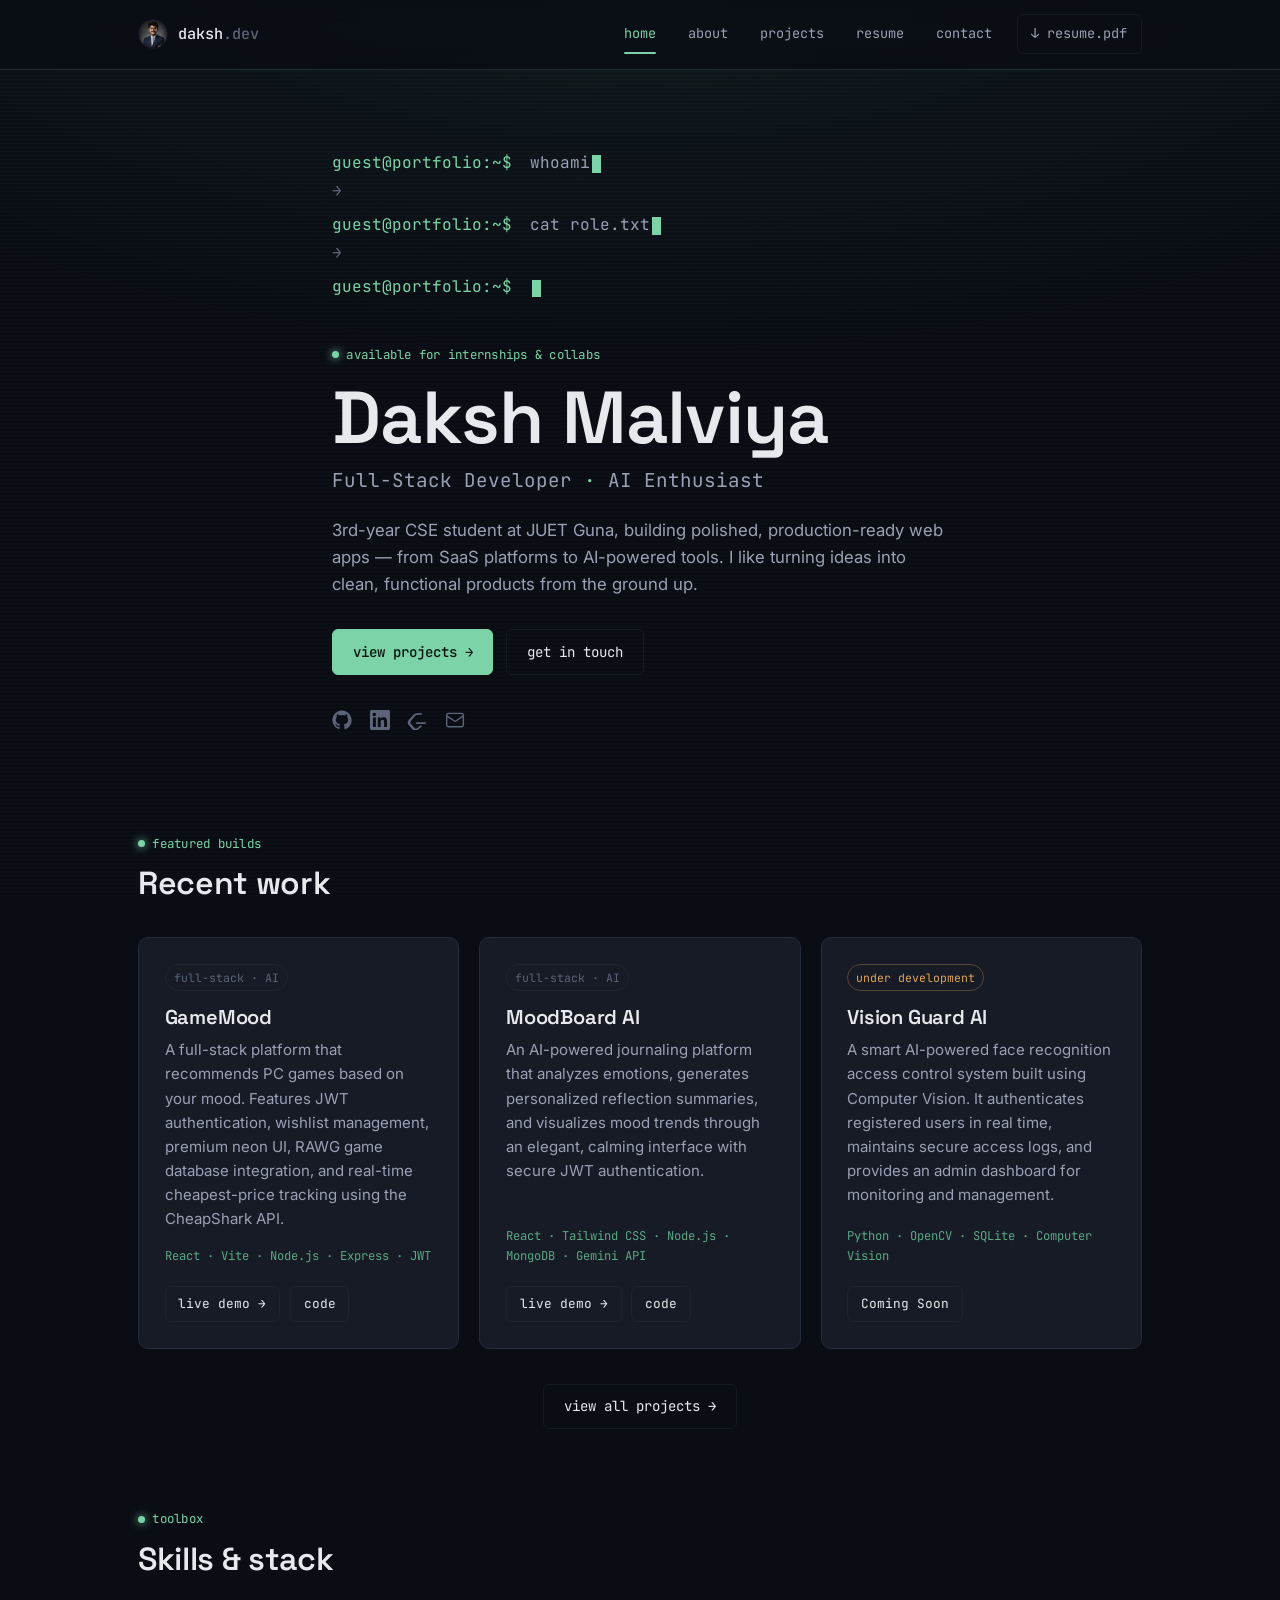
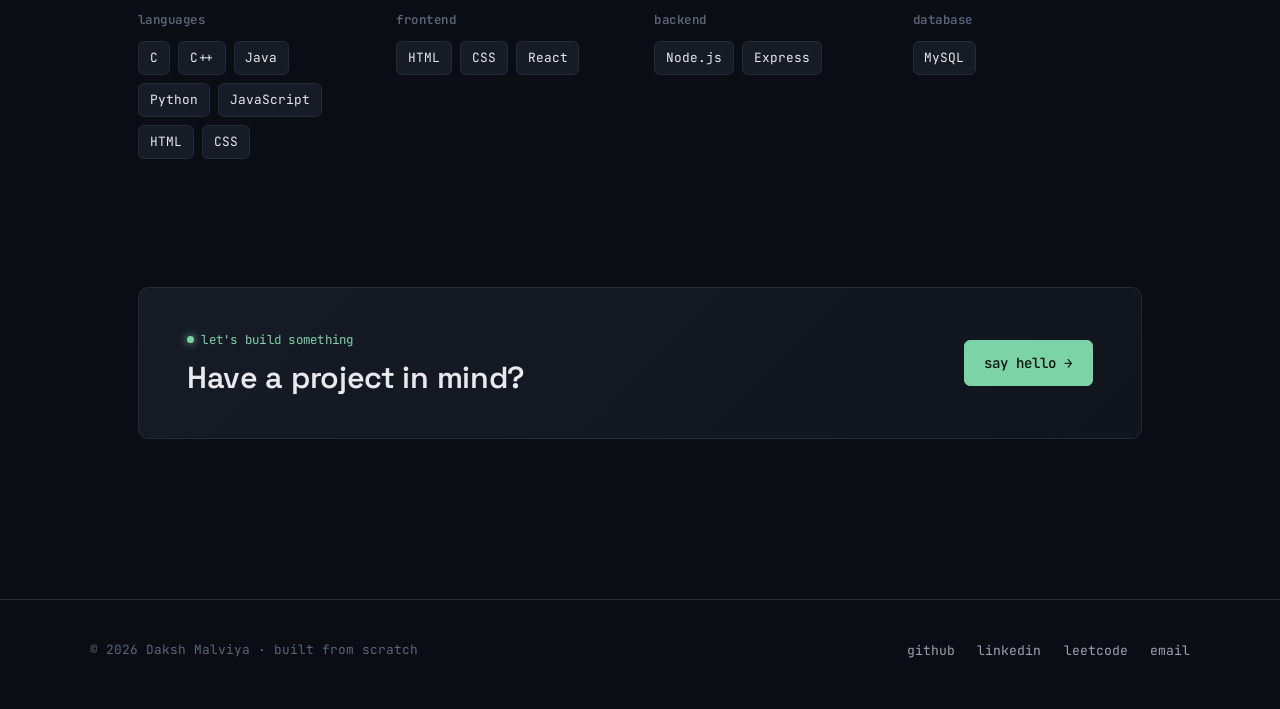
<file: index.html>
<!DOCTYPE html>
<html lang="en">
<head>
<meta charset="UTF-8">
<meta name="viewport" content="width=device-width, initial-scale=1.0">
<title>Daksh Malviya — Full-Stack Developer &amp; AI Enthusiast</title>
<meta name="description" content="Portfolio of Daksh Malviya, a full-stack developer and AI enthusiast studying CSE at JUET Guna.">
<link rel="icon" href="data:image/svg+xml,<svg xmlns=%22http://www.w3.org/2000/svg%22 viewBox=%220 0 100 100%22><text y=%22.9em%22 font-size=%2290%22>&#x1F4BB;</text></svg>">
<link rel="stylesheet" href="css/style.css">
<link rel="stylesheet" href="css/home.css">
</head>
<body>

<!-- ============ NAV ============ -->
<nav class="nav">
  <div class="nav-inner">
    <a href="index.html" class="nav-brand">
      <img src="assets/profile-square.jpg" alt="Daksh Malviya">
      <span>daksh<span class="dim">.dev</span></span>
    </a>
    <button class="nav-toggle" aria-label="Toggle menu" aria-expanded="false">
      <svg width="18" height="18" viewBox="0 0 18 18" fill="none"><path d="M1 3H17M1 9H17M1 15H17" stroke="currentColor" stroke-width="1.6" stroke-linecap="round"/></svg>
    </button>
    <div class="nav-links">
      <a href="index.html" data-page="index.html">home</a>
      <a href="about.html" data-page="about.html">about</a>
      <a href="projects.html" data-page="projects.html">projects</a>
      <a href="resume.html" data-page="resume.html">resume</a>
      <a href="contact.html" data-page="contact.html">contact</a>
      <a href="assets/Daksh_Malviya_Resume.pdf" class="resume-link" target="_blank" rel="noopener">↓ resume.pdf</a>
    </div>
  </div>
</nav>

<!-- ============ HERO ============ -->
<header class="hero">
  <div class="wrap">

    <div id="boot-sequence" class="boot">
      <div class="boot-line" data-line="0"><span class="prompt">guest@portfolio:~$</span> <span class="cmd-text"></span><span class="caret"></span> <span class="out-text"></span></div>
      <div class="boot-line" data-line="1"><span class="prompt">guest@portfolio:~$</span> <span class="cmd-text"></span><span class="caret"></span> <span class="out-text"></span></div>
      <div class="boot-line" data-line="2"><span class="prompt">guest@portfolio:~$</span> <span class="cmd-text"></span><span class="caret"></span> <span class="out-text"></span></div>
    </div>

    <div id="hero-reveal" class="hero-content reveal">
      <p class="eyebrow">available for internships &amp; collabs</p>
      <h1>Daksh Malviya</h1>
      <p class="hero-tagline">Full-Stack Developer <span class="hero-sep">·</span> AI Enthusiast</p>
      <p class="hero-bio">3rd-year CSE student at JUET Guna, building polished, production-ready web apps — from SaaS platforms to AI-powered tools. I like turning ideas into clean, functional products from the ground up.</p>
      <div class="btn-row">
        <a href="projects.html" class="btn btn-primary">view projects →</a>
        <a href="contact.html" class="btn">get in touch</a>
      </div>
      <div class="hero-links">
        <a href="https://github.com/dakshmalviya-x" target="_blank" rel="noopener" aria-label="GitHub">
          <svg width="20" height="20" viewBox="0 0 24 24" fill="currentColor"><path d="M12 .5C5.73.5.5 5.73.5 12c0 5.08 3.29 9.39 7.86 10.91.57.1.78-.25.78-.55 0-.27-.01-1.17-.02-2.12-3.2.7-3.88-1.36-3.88-1.36-.52-1.33-1.28-1.68-1.28-1.68-1.04-.71.08-.7.08-.7 1.15.08 1.76 1.18 1.76 1.18 1.03 1.76 2.7 1.25 3.36.96.1-.75.4-1.25.73-1.54-2.55-.29-5.23-1.28-5.23-5.69 0-1.26.45-2.29 1.18-3.09-.12-.29-.51-1.46.11-3.05 0 0 .97-.31 3.18 1.18a11.1 11.1 0 0 1 5.8 0c2.2-1.49 3.17-1.18 3.17-1.18.63 1.59.24 2.76.12 3.05.74.8 1.18 1.83 1.18 3.09 0 4.42-2.69 5.4-5.25 5.68.41.36.78 1.06.78 2.14 0 1.55-.01 2.79-.01 3.17 0 .3.21.66.79.55A10.52 10.52 0 0 0 23.5 12c0-6.27-5.23-11.5-11.5-11.5Z"/></svg>
        </a>
        <a href="https://www.linkedin.com/in/dakshmalviya/" target="_blank" rel="noopener" aria-label="LinkedIn">
          <svg width="20" height="20" viewBox="0 0 24 24" fill="currentColor"><path d="M20.45 20.45h-3.56v-5.57c0-1.33-.02-3.04-1.85-3.04-1.85 0-2.14 1.45-2.14 2.94v5.67H9.34V9h3.41v1.56h.05c.48-.9 1.64-1.85 3.38-1.85 3.61 0 4.27 2.38 4.27 5.47v6.27ZM5.34 7.43a2.07 2.07 0 1 1 0-4.13 2.07 2.07 0 0 1 0 4.13ZM7.12 20.45H3.56V9h3.56v11.45ZM22.22 0H1.77C.79 0 0 .77 0 1.73v20.54C0 23.23.79 24 1.77 24h20.45c.98 0 1.78-.77 1.78-1.73V1.73C24 .77 23.2 0 22.22 0Z"/></svg>
        </a>
        <a href="https://leetcode.com/u/DakshMalviya/" target="_blank" rel="noopener" aria-label="LeetCode">
          <svg width="20" height="20" viewBox="0 0 24 24" fill="currentColor"><path d="M13.48 23.27c-.95.95-2.25 1.45-3.6 1.39-1.34-.06-2.6-.66-3.46-1.66l-4.1-4.7a4.97 4.97 0 0 1-.27-6.4L7.9 5.7a4.94 4.94 0 0 1 3.5-1.8l5.43-.32a1.1 1.1 0 0 1 .1 2.2l-5.43.32c-.74.04-1.43.4-1.9.97L4.76 13.2a2.77 2.77 0 0 0 .15 3.56l4.1 4.7c.46.53 1.1.85 1.8.87.7.03 1.37-.23 1.87-.72l3.16-3.07a1.1 1.1 0 0 1 1.53 1.58l-3.89 3.15Zm9.4-7.62a1.1 1.1 0 0 1-1.1 1.1H11.5a1.1 1.1 0 0 1 0-2.2h10.28a1.1 1.1 0 0 1 1.1 1.1Z"/></svg>
        </a>
        <a href="mailto:hustlingkiddo@gmail.com" aria-label="Email">
          <svg width="20" height="20" viewBox="0 0 24 24" fill="none" stroke="currentColor" stroke-width="1.7"><rect x="2" y="4" width="20" height="16" rx="2"/><path d="m2 7 9.3 6.2a1.5 1.5 0 0 0 1.7 0L22 7"/></svg>
        </a>
      </div>
    </div>

  </div>
</header>

<main>

  <!-- ============ FEATURED PROJECTS ============ -->
  <section class="section">
    <div class="wrap">
      <div class="section-head reveal">
        <p class="eyebrow">featured builds</p>
        <h2>Recent work</h2>
      </div>

      <div class="project-grid">

        <article class="project-card reveal">
  <div class="project-card-top">
    <span class="proj-tag mono">full-stack · AI</span>
  </div>

  <h3>GameMood</h3>

  <p>
    A full-stack platform that recommends PC games based on your mood.
    Features JWT authentication, wishlist management, premium neon UI,
    RAWG game database integration, and real-time cheapest-price tracking
    using the CheapShark API.
  </p>

  <div class="proj-stack mono">
    React · Vite · Node.js · Express · JWT
  </div>

  <div class="proj-links">
    <a href="https://game-mood-netflix-for-gamers.vercel.app"
       target="_blank"
       rel="noopener"
       class="btn btn-sm">
       live demo →
    </a>

    <a href="https://github.com/dakshmalviya-x/GAME-MOOD-Netflix-for-Gamers-"
       target="_blank"
       rel="noopener"
       class="btn btn-sm">
       code
    </a>
  </div>
</article>

        <article class="project-card reveal">
  <div class="project-card-top">
    <span class="proj-tag mono">full-stack · AI</span>
  </div>

  <h3>MoodBoard AI</h3>

  <p>
    An AI-powered journaling platform that analyzes emotions, generates
    personalized reflection summaries, and visualizes mood trends through
    an elegant, calming interface with secure JWT authentication.
  </p>

  <div class="proj-stack mono">
    React · Tailwind CSS · Node.js · MongoDB · Gemini API
  </div>

  <div class="proj-links">
    <a href="https://mood-board-ai-wheat.vercel.app/"
       target="_blank"
       rel="noopener"
       class="btn btn-sm">
       live demo →
    </a>

    <a href="https://github.com/dakshmalviya-x/Mood-Board-AI"
       target="_blank"
       rel="noopener"
       class="btn btn-sm">
       code
    </a>
  </div>
</article>

        <article class="project-card reveal in-progress-card">

  <div class="project-card-top">
    <span class="proj-tag mono progress">under development</span>
  </div>

  <h3>Vision Guard AI</h3>

  <p>
    A smart AI-powered face recognition access control system built using
    Computer Vision. It authenticates registered users in real time,
    maintains secure access logs, and provides an admin dashboard for
    monitoring and management.
  </p>

  <div class="proj-stack mono">
    Python · OpenCV · SQLite · Computer Vision
  </div>

  <div class="proj-links">
    <a href="https://github.com/dakshmalviya-x"
       target="_blank"
       rel="noopener"
       class="btn btn-sm">
       Coming Soon
    </a>
  </div>

</article>

      </div>

      <div class="view-all-row reveal">
        <a href="projects.html" class="btn">view all projects →</a>
      </div>
    </div>
  </section>

  <!-- ============ SKILLS STRIP ============ -->
  <section class="section skills-section">
    <div class="wrap">
      <div class="section-head reveal">
        <p class="eyebrow">toolbox</p>
        <h2>Skills &amp; stack</h2>
      </div>

      <div class="skills-grid reveal">
        <div class="skill-group">
          <h4 class="mono">languages</h4>
          <div class="skill-pills">
            <span>C</span><span>C++</span><span>Java</span><span>Python</span><span>JavaScript</span><span>HTML</span><span>CSS</span>
          </div>
        </div>
        <div class="skill-group">
          <h4 class="mono">frontend</h4>
          <div class="skill-pills">
            <span>HTML</span><span>CSS</span><span>React</span>
          </div>
        </div>
        <div class="skill-group">
          <h4 class="mono">backend</h4>
          <div class="skill-pills">
            <span>Node.js</span><span>Express</span>
          </div>
        </div>
        <div class="skill-group">
          <h4 class="mono">database</h4>
          <div class="skill-pills">
            <span>MySQL</span>
          </div>
        </div>
      </div>
    </div>
  </section>

  <!-- ============ CTA ============ -->
  <section class="section cta-section">
    <div class="wrap">
      <div class="cta-card reveal">
        <div>
          <p class="eyebrow">let's build something</p>
          <h2>Have a project in mind?</h2>
        </div>
        <a href="contact.html" class="btn btn-primary">say hello →</a>
      </div>
    </div>
  </section>

</main>

<!-- ============ FOOTER ============ -->
<footer class="footer">
  <div class="footer-inner">
    <div class="footer-left">© 2026 Daksh Malviya · built from scratch</div>
    <div class="footer-links">
      <a href="https://github.com/dakshmalviya-x" target="_blank" rel="noopener">github</a>
      <a href="https://www.linkedin.com/in/dakshmalviya/" target="_blank" rel="noopener">linkedin</a>
      <a href="https://leetcode.com/u/DakshMalviya/" target="_blank" rel="noopener">leetcode</a>
      <a href="mailto:hustlingkiddo@gmail.com">email</a>
    </div>
  </div>
</footer>

<script src="js/main.js"></script>
<script src="js/boot.js"></script>
</body>
</html>
</file>
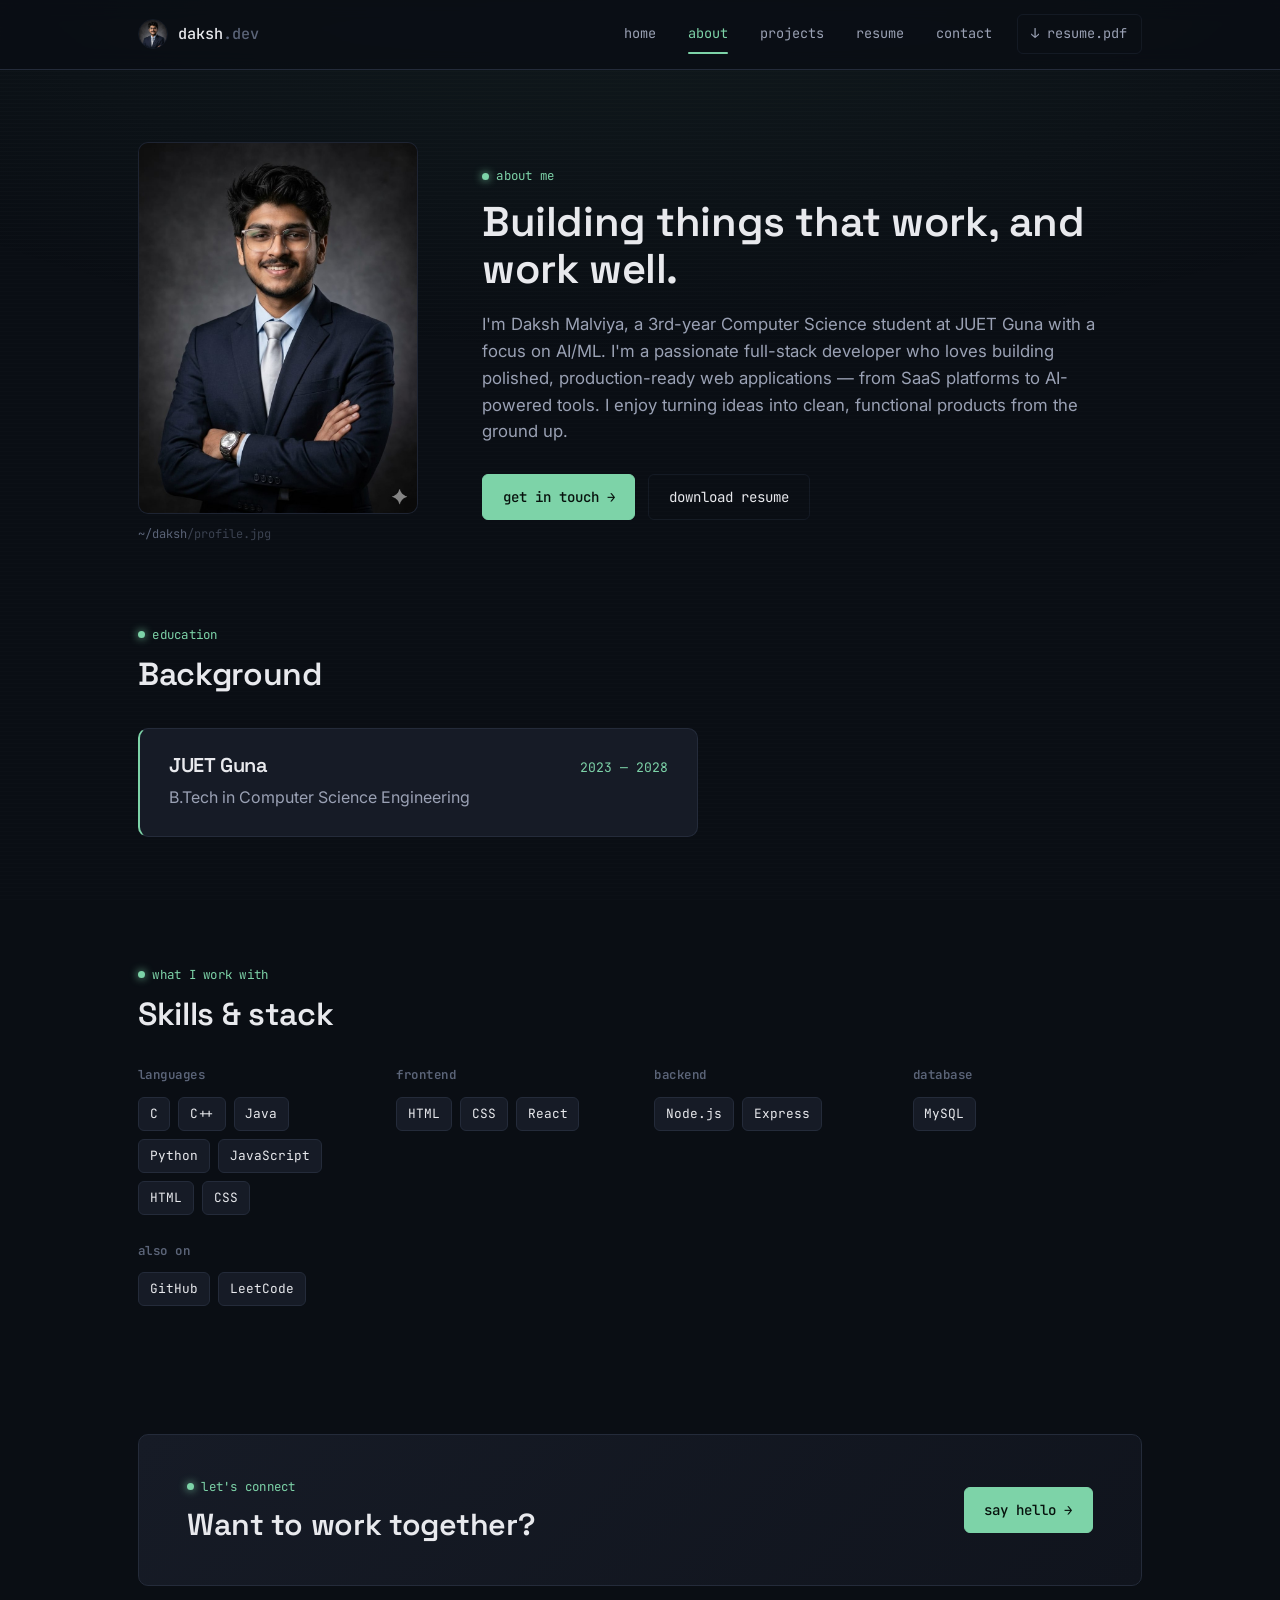
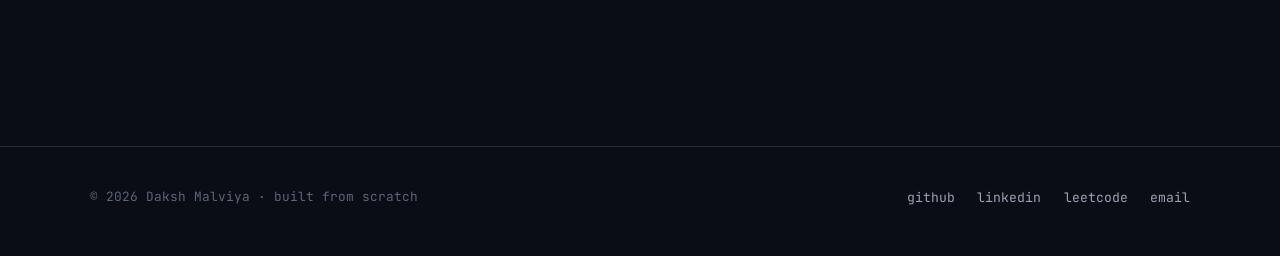
<file: about.html>
<!DOCTYPE html>
<html lang="en">
<head>
<meta charset="UTF-8">
<meta name="viewport" content="width=device-width, initial-scale=1.0">
<title>About — Daksh Malviya</title>
<meta name="description" content="About Daksh Malviya — full-stack developer and AI enthusiast, CSE student at JUET Guna.">
<link rel="icon" href="data:image/svg+xml,<svg xmlns=%22http://www.w3.org/2000/svg%22 viewBox=%220 0 100 100%22><text y=%22.9em%22 font-size=%2290%22>&#x1F4BB;</text></svg>">
<link rel="stylesheet" href="css/style.css">
<link rel="stylesheet" href="css/inner.css">
</head>
<body>

<nav class="nav">
  <div class="nav-inner">
    <a href="index.html" class="nav-brand">
      <img src="assets/profile-square.jpg" alt="Daksh Malviya">
      <span>daksh<span class="dim">.dev</span></span>
    </a>
    <button class="nav-toggle" aria-label="Toggle menu" aria-expanded="false">
      <svg width="18" height="18" viewBox="0 0 18 18" fill="none"><path d="M1 3H17M1 9H17M1 15H17" stroke="currentColor" stroke-width="1.6" stroke-linecap="round"/></svg>
    </button>
    <div class="nav-links">
      <a href="index.html" data-page="index.html">home</a>
      <a href="about.html" data-page="about.html">about</a>
      <a href="projects.html" data-page="projects.html">projects</a>
      <a href="resume.html" data-page="resume.html">resume</a>
      <a href="contact.html" data-page="contact.html">contact</a>
      <a href="assets/Daksh_Malviya_Resume.pdf" class="resume-link" target="_blank" rel="noopener">↓ resume.pdf</a>
    </div>
  </div>
</nav>

<main>
  <section class="about-hero">
    <div class="wrap about-hero-grid">
      <div class="about-photo-wrap reveal">
        <div class="about-photo-frame">
          <img src="assets/profile-full.jpg" alt="Daksh Malviya portrait" class="about-photo">
        </div>
        <div class="about-photo-tag mono">~/daksh<span class="dim">/profile.jpg</span></div>
      </div>

      <div class="about-intro reveal">
        <p class="eyebrow">about me</p>
        <h1>Building things that work, and work well.</h1>
        <p class="about-bio">I'm Daksh Malviya, a 3rd-year Computer Science student at JUET Guna with a focus on AI/ML. I'm a passionate full-stack developer who loves building polished, production-ready web applications — from SaaS platforms to AI-powered tools. I enjoy turning ideas into clean, functional products from the ground up.</p>
        <div class="btn-row">
          <a href="contact.html" class="btn btn-primary">get in touch →</a>
          <a href="assets/Daksh_Malviya_Resume.pdf" target="_blank" rel="noopener" class="btn">download resume</a>
        </div>
      </div>
    </div>
  </section>

  <section class="section">
    <div class="wrap">
      <div class="section-head reveal">
        <p class="eyebrow">education</p>
        <h2>Background</h2>
      </div>

      <div class="timeline-card reveal">
        <div class="timeline-card-head">
          <h3>JUET Guna</h3>
          <span class="mono timeline-year">2023 — 2028</span>
        </div>
        <p class="timeline-detail">B.Tech in Computer Science Engineering</p>
      </div>
    </div>
  </section>

  <section class="section">
    <div class="wrap">
      <div class="section-head reveal">
        <p class="eyebrow">what I work with</p>
        <h2>Skills &amp; stack</h2>
      </div>

      <div class="skills-grid reveal">
        <div class="skill-group">
          <h4 class="mono">languages</h4>
          <div class="skill-pills">
            <span>C</span><span>C++</span><span>Java</span><span>Python</span><span>JavaScript</span><span>HTML</span><span>CSS</span>
          </div>
        </div>
        <div class="skill-group">
          <h4 class="mono">frontend</h4>
          <div class="skill-pills">
            <span>HTML</span><span>CSS</span><span>React</span>
          </div>
        </div>
        <div class="skill-group">
          <h4 class="mono">backend</h4>
          <div class="skill-pills">
            <span>Node.js</span><span>Express</span>
          </div>
        </div>
        <div class="skill-group">
          <h4 class="mono">database</h4>
          <div class="skill-pills">
            <span>MySQL</span>
          </div>
        </div>
        <div class="skill-group">
          <h4 class="mono">also on</h4>
          <div class="skill-pills">
            <span>GitHub</span><span>LeetCode</span>
          </div>
        </div>
      </div>
    </div>
  </section>

  <section class="section cta-section">
    <div class="wrap">
      <div class="cta-card reveal">
        <div>
          <p class="eyebrow">let's connect</p>
          <h2>Want to work together?</h2>
        </div>
        <a href="contact.html" class="btn btn-primary">say hello →</a>
      </div>
    </div>
  </section>
</main>

<footer class="footer">
  <div class="footer-inner">
    <div class="footer-left">© 2026 Daksh Malviya · built from scratch</div>
    <div class="footer-links">
      <a href="https://github.com/dakshmalviya-x" target="_blank" rel="noopener">github</a>
      <a href="https://www.linkedin.com/in/dakshmalviya/" target="_blank" rel="noopener">linkedin</a>
      <a href="https://leetcode.com/u/DakshMalviya/" target="_blank" rel="noopener">leetcode</a>
      <a href="mailto:hustlingkiddo@gmail.com">email</a>
    </div>
  </div>
</footer>

<script src="js/main.js"></script>
</body>
</html>
</file>
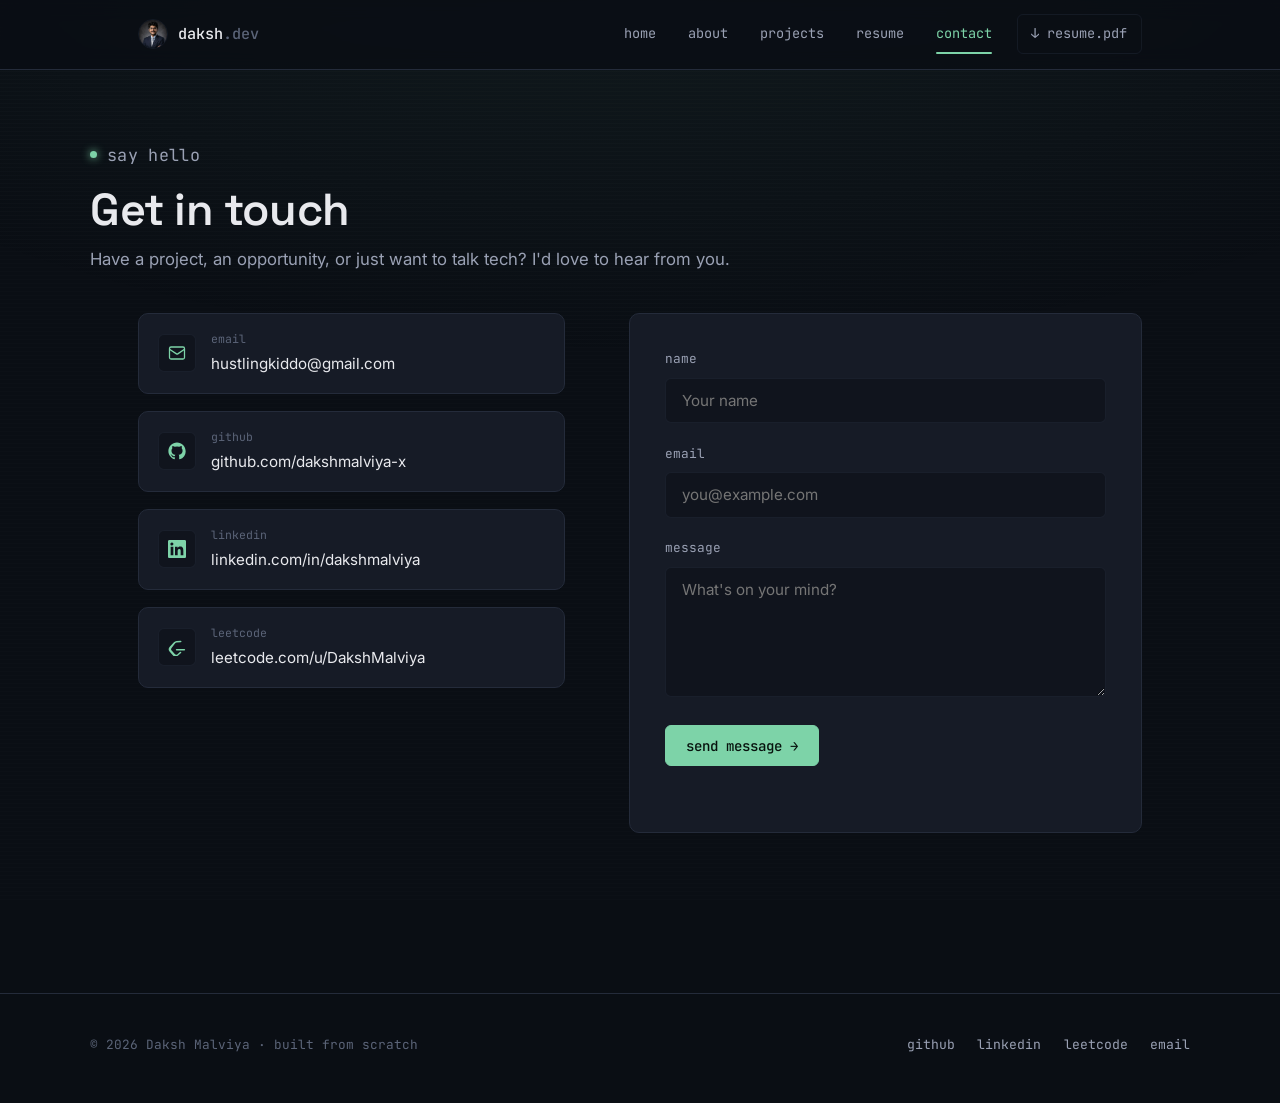
<file: contact.html>
<!DOCTYPE html>
<html lang="en">
<head>
<meta charset="UTF-8">
<meta name="viewport" content="width=device-width, initial-scale=1.0">
<title>Contact — Daksh Malviya</title>
<meta name="description" content="Get in touch with Daksh Malviya — full-stack developer and AI enthusiast.">
<link rel="icon" href="data:image/svg+xml,<svg xmlns=%22http://www.w3.org/2000/svg%22 viewBox=%220 0 100 100%22><text y=%22.9em%22 font-size=%2290%22>&#x1F4BB;</text></svg>">
<link rel="stylesheet" href="css/style.css">
<link rel="stylesheet" href="css/inner.css">
</head>
<body>

<nav class="nav">
  <div class="nav-inner">
    <a href="index.html" class="nav-brand">
      <img src="assets/profile-square.jpg" alt="Daksh Malviya">
      <span>daksh<span class="dim">.dev</span></span>
    </a>
    <button class="nav-toggle" aria-label="Toggle menu" aria-expanded="false">
      <svg width="18" height="18" viewBox="0 0 18 18" fill="none"><path d="M1 3H17M1 9H17M1 15H17" stroke="currentColor" stroke-width="1.6" stroke-linecap="round"/></svg>
    </button>
    <div class="nav-links">
      <a href="index.html" data-page="index.html">home</a>
      <a href="about.html" data-page="about.html">about</a>
      <a href="projects.html" data-page="projects.html">projects</a>
      <a href="resume.html" data-page="resume.html">resume</a>
      <a href="contact.html" data-page="contact.html">contact</a>
      <a href="assets/Daksh_Malviya_Resume.pdf" class="resume-link" target="_blank" rel="noopener">↓ resume.pdf</a>
    </div>
  </div>
</nav>

<main>
  <div class="wrap page-head reveal">
    <p class="eyebrow">say hello</p>
    <h1>Get in touch</h1>
    <p>Have a project, an opportunity, or just want to talk tech? I'd love to hear from you.</p>
  </div>

  <section class="section" style="padding-top:0;">
    <div class="wrap contact-grid">

      <div class="contact-info-list reveal">
        <a href="mailto:hustlingkiddo@gmail.com" class="contact-info-item">
          <span class="contact-info-icon">
            <svg width="18" height="18" viewBox="0 0 24 24" fill="none" stroke="currentColor" stroke-width="1.7"><rect x="2" y="4" width="20" height="16" rx="2"/><path d="m2 7 9.3 6.2a1.5 1.5 0 0 0 1.7 0L22 7"/></svg>
          </span>
          <span class="contact-info-text">
            <span class="label mono">email</span>
            <span class="value">hustlingkiddo@gmail.com</span>
          </span>
        </a>

        <a href="https://github.com/dakshmalviya-x" target="_blank" rel="noopener" class="contact-info-item">
          <span class="contact-info-icon">
            <svg width="18" height="18" viewBox="0 0 24 24" fill="currentColor"><path d="M12 .5C5.73.5.5 5.73.5 12c0 5.08 3.29 9.39 7.86 10.91.57.1.78-.25.78-.55 0-.27-.01-1.17-.02-2.12-3.2.7-3.88-1.36-3.88-1.36-.52-1.33-1.28-1.68-1.28-1.68-1.04-.71.08-.7.08-.7 1.15.08 1.76 1.18 1.76 1.18 1.03 1.76 2.7 1.25 3.36.96.1-.75.4-1.25.73-1.54-2.55-.29-5.23-1.28-5.23-5.69 0-1.26.45-2.29 1.18-3.09-.12-.29-.51-1.46.11-3.05 0 0 .97-.31 3.18 1.18a11.1 11.1 0 0 1 5.8 0c2.2-1.49 3.17-1.18 3.17-1.18.63 1.59.24 2.76.12 3.05.74.8 1.18 1.83 1.18 3.09 0 4.42-2.69 5.4-5.25 5.68.41.36.78 1.06.78 2.14 0 1.55-.01 2.79-.01 3.17 0 .3.21.66.79.55A10.52 10.52 0 0 0 23.5 12c0-6.27-5.23-11.5-11.5-11.5Z"/></svg>
          </span>
          <span class="contact-info-text">
            <span class="label mono">github</span>
            <span class="value">github.com/dakshmalviya-x</span>
          </span>
        </a>

        <a href="https://www.linkedin.com/in/dakshmalviya/" target="_blank" rel="noopener" class="contact-info-item">
          <span class="contact-info-icon">
            <svg width="18" height="18" viewBox="0 0 24 24" fill="currentColor"><path d="M20.45 20.45h-3.56v-5.57c0-1.33-.02-3.04-1.85-3.04-1.85 0-2.14 1.45-2.14 2.94v5.67H9.34V9h3.41v1.56h.05c.48-.9 1.64-1.85 3.38-1.85 3.61 0 4.27 2.38 4.27 5.47v6.27ZM5.34 7.43a2.07 2.07 0 1 1 0-4.13 2.07 2.07 0 0 1 0 4.13ZM7.12 20.45H3.56V9h3.56v11.45ZM22.22 0H1.77C.79 0 0 .77 0 1.73v20.54C0 23.23.79 24 1.77 24h20.45c.98 0 1.78-.77 1.78-1.73V1.73C24 .77 23.2 0 22.22 0Z"/></svg>
          </span>
          <span class="contact-info-text">
            <span class="label mono">linkedin</span>
            <span class="value">linkedin.com/in/dakshmalviya</span>
          </span>
        </a>

        <a href="https://leetcode.com/u/DakshMalviya/" target="_blank" rel="noopener" class="contact-info-item">
          <span class="contact-info-icon">
            <svg width="18" height="18" viewBox="0 0 24 24" fill="currentColor"><path d="M13.48 23.27c-.95.95-2.25 1.45-3.6 1.39-1.34-.06-2.6-.66-3.46-1.66l-4.1-4.7a4.97 4.97 0 0 1-.27-6.4L7.9 5.7a4.94 4.94 0 0 1 3.5-1.8l5.43-.32a1.1 1.1 0 0 1 .1 2.2l-5.43.32c-.74.04-1.43.4-1.9.97L4.76 13.2a2.77 2.77 0 0 0 .15 3.56l4.1 4.7c.46.53 1.1.85 1.8.87.7.03 1.37-.23 1.87-.72l3.16-3.07a1.1 1.1 0 0 1 1.53 1.58l-3.89 3.15Zm9.4-7.62a1.1 1.1 0 0 1-1.1 1.1H11.5a1.1 1.1 0 0 1 0-2.2h10.28a1.1 1.1 0 0 1 1.1 1.1Z"/></svg>
          </span>
          <span class="contact-info-text">
            <span class="label mono">leetcode</span>
            <span class="value">leetcode.com/u/DakshMalviya</span>
          </span>
        </a>
      </div>

      <form id="contact-form" class="contact-form reveal">
        <div class="form-group">
          <label for="name">name</label>
          <input type="text" id="name" name="name" required placeholder="Your name">
        </div>
        <div class="form-group">
          <label for="email">email</label>
          <input type="email" id="email" name="email" required placeholder="you@example.com">
        </div>
        <div class="form-group">
          <label for="message">message</label>
          <textarea id="message" name="message" required placeholder="What's on your mind?"></textarea>
        </div>
        <button type="submit" class="btn btn-primary">send message →</button>
        <p id="form-status"></p>
      </form>

    </div>
  </section>
</main>

<footer class="footer">
  <div class="footer-inner">
    <div class="footer-left">© 2026 Daksh Malviya · built from scratch</div>
    <div class="footer-links">
      <a href="https://github.com/dakshmalviya-x" target="_blank" rel="noopener">github</a>
      <a href="https://www.linkedin.com/in/dakshmalviya/" target="_blank" rel="noopener">linkedin</a>
      <a href="https://leetcode.com/u/DakshMalviya/" target="_blank" rel="noopener">leetcode</a>
      <a href="mailto:hustlingkiddo@gmail.com">email</a>
    </div>
  </div>
</footer>

<script src="js/main.js"></script>
</body>
</html>
</file>
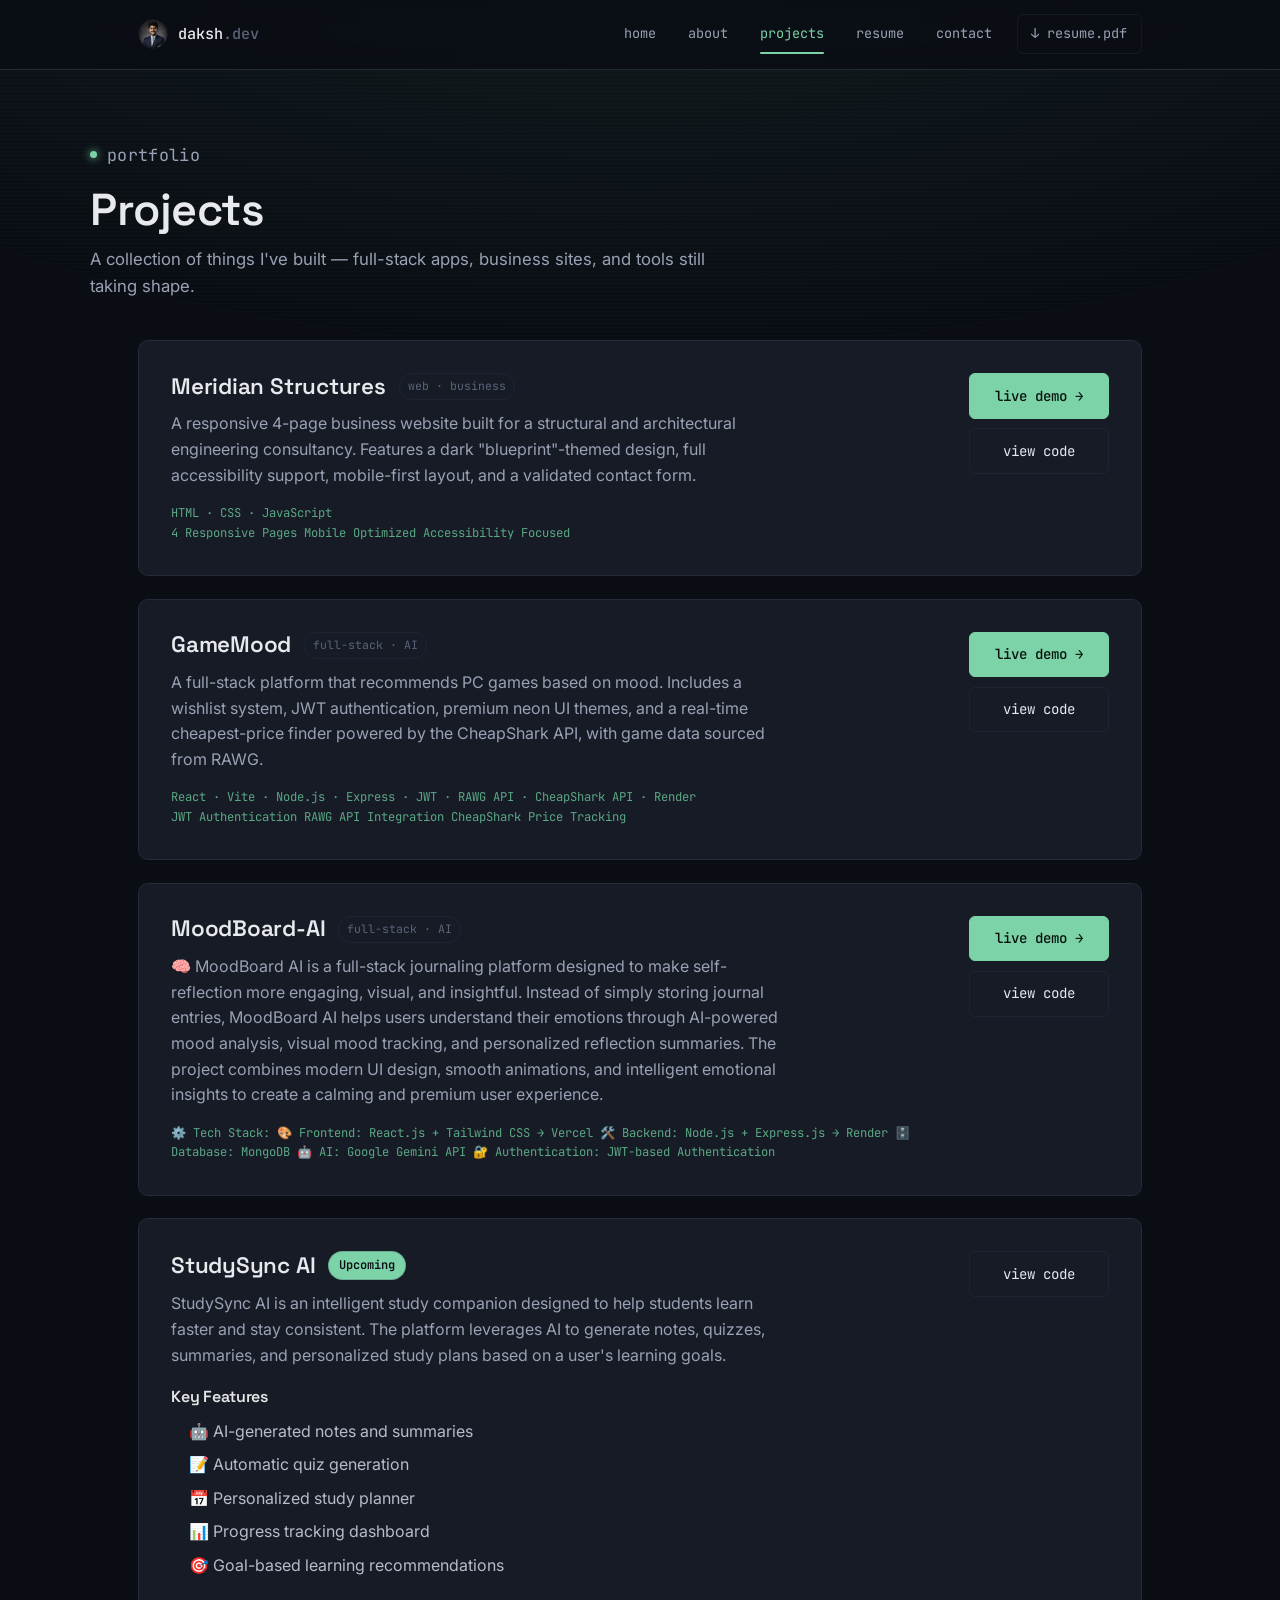
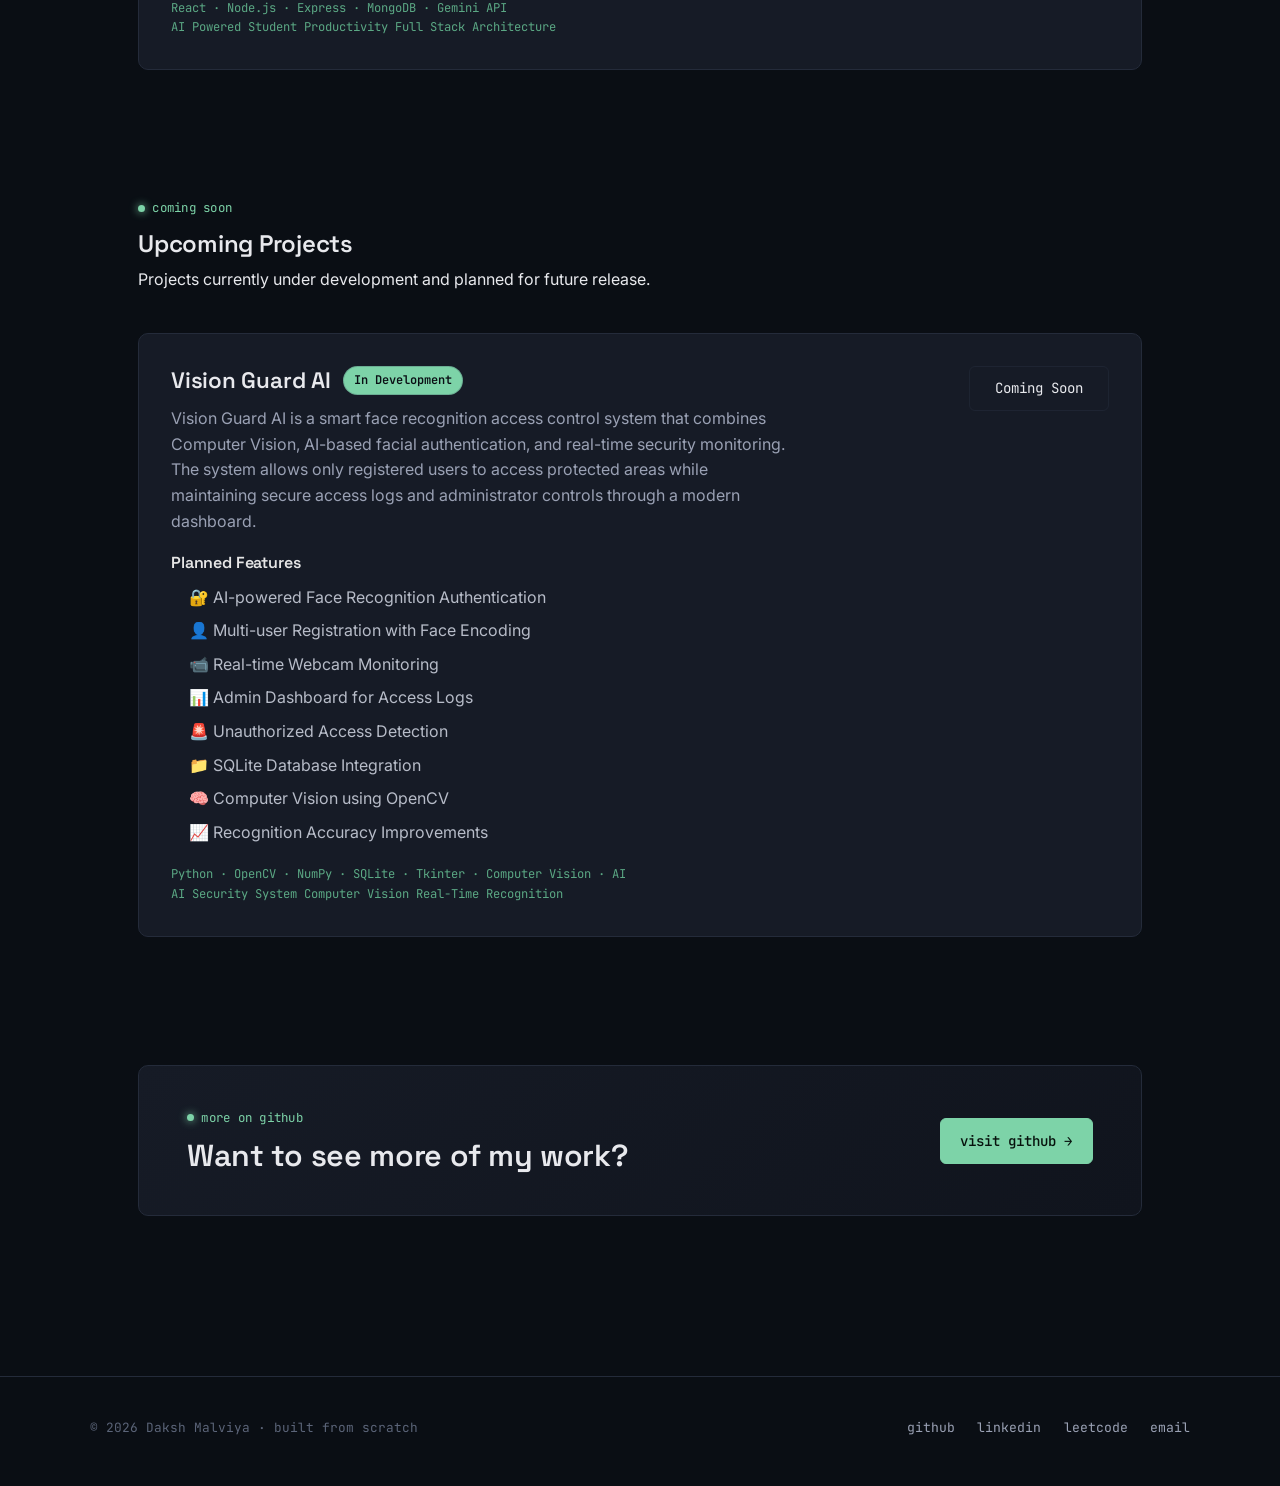
<file: projects.html>
<!DOCTYPE html>
<html lang="en">
<head>
<meta charset="UTF-8">
<meta name="viewport" content="width=device-width, initial-scale=1.0">
<title>Projects — Daksh Malviya</title>
<meta name="description" content="Projects built by Daksh Malviya — business websites, full-stack AI apps, and more.">
<link rel="icon" href="data:image/svg+xml,<svg xmlns=%22http://www.w3.org/2000/svg%22 viewBox=%220 0 100 100%22><text y=%22.9em%22 font-size=%2290%22>&#x1F4BB;</text></svg>">
<link rel="stylesheet" href="css/style.css">
<link rel="stylesheet" href="css/home.css">
<link rel="stylesheet" href="css/inner.css">
</head>
<body>

<nav class="nav">
  <div class="nav-inner">
    <a href="index.html" class="nav-brand">
      <img src="assets/profile-square.jpg" alt="Daksh Malviya">
      <span>daksh<span class="dim">.dev</span></span>
    </a>
    <button class="nav-toggle" aria-label="Toggle menu" aria-expanded="false">
      <svg width="18" height="18" viewBox="0 0 18 18" fill="none"><path d="M1 3H17M1 9H17M1 15H17" stroke="currentColor" stroke-width="1.6" stroke-linecap="round"/></svg>
    </button>
    <div class="nav-links">
      <a href="index.html" data-page="index.html">home</a>
      <a href="about.html" data-page="about.html">about</a>
      <a href="projects.html" data-page="projects.html">projects</a>
      <a href="resume.html" data-page="resume.html">resume</a>
      <a href="contact.html" data-page="contact.html">contact</a>
      <a href="assets/Daksh_Malviya_Resume.pdf" class="resume-link" target="_blank" rel="noopener">↓ resume.pdf</a>
    </div>
  </div>
</nav>

<main>
  <div class="wrap page-head reveal">
    <p class="eyebrow">portfolio</p>
    <h1>Projects</h1>
    <p>A collection of things I've built — full-stack apps, business sites, and tools still taking shape.</p>
  </div>

  <section class="section" style="padding-top:0;">
    <div class="wrap">
      <div class="projects-list">

        <article class="project-row reveal">
          <div>
            <div class="project-row-head">
              <h3>Meridian Structures</h3>
              <span class="proj-tag mono">web · business</span>
            </div>
            <p>A responsive 4-page business website built for a structural and architectural engineering consultancy. Features a dark "blueprint"-themed design, full accessibility support, mobile-first layout, and a validated contact form.</p>
            <div class="proj-stack mono">HTML · CSS · JavaScript
              <div class="project-stats mono">
  <span>4 Responsive Pages</span>
  <span>Mobile Optimized</span>
  <span>Accessibility Focused</span>
</div>
            </div>
            
          </div>
          <div class="project-row-links">
            <a href="https://meridian-structures-business-websit.vercel.app" target="_blank" rel="noopener" class="btn btn-primary">live demo →</a>
            <a href="https://github.com/dakshmalviya-x/Meridian-Structures-Business-Website" target="_blank" rel="noopener" class="btn">view code</a>
          </div>
        </article>

        <article class="project-row reveal">
          <div>
            <div class="project-row-head">
              <h3>GameMood</h3>
              <span class="proj-tag mono">full-stack · AI</span>
            </div>
            <p>A full-stack platform that recommends PC games based on mood. Includes a wishlist system, JWT authentication, premium neon UI themes, and a real-time cheapest-price finder powered by the CheapShark API, with game data sourced from RAWG.</p>
            <div class="proj-stack mono">React · Vite · Node.js · Express · JWT · RAWG API · CheapShark API · Render 
              <div class="project-stats mono">
  <span>JWT Authentication</span>
  <span>RAWG API Integration</span>
  <span>CheapShark Price Tracking</span>
</div>
            </div>
          
          </div>
          <div class="project-row-links">
            <a href="https://game-mood-netflix-for-gamers.vercel.app" target="_blank" rel="noopener" class="btn btn-primary">live demo →</a>
            <a href="https://github.com/dakshmalviya-x/GAME-MOOD-Netflix-for-Gamers-" target="_blank" rel="noopener" class="btn">view code</a>
          </div>
        </article>

         <article class="project-row reveal">
          <div>
            <div class="project-row-head">
              <h3>MoodBoard-AI</h3>
              <span class="proj-tag mono">full-stack · AI</span>
            </div>
            <p>🧠 MoodBoard AI is a full-stack journaling platform designed to make self-reflection more engaging, visual, and insightful.

Instead of simply storing journal entries, MoodBoard AI helps users understand their emotions through AI-powered mood analysis, visual mood tracking, and personalized reflection summaries.

The project combines modern UI design, smooth animations, and intelligent emotional insights to create a calming and premium user experience.



            </p>
            <div class="proj-stack mono">⚙️ Tech Stack:
🎨 Frontend:
React.js + Tailwind CSS → Vercel
🛠️ Backend:
Node.js + Express.js → Render
🗄️ Database:
MongoDB
🤖 AI:
Google Gemini API
🔐 Authentication:
JWT-based Authentication 
              
            </div>
          
          </div>
          <div class="project-row-links">
            <a href="https://mood-board-ai-wheat.vercel.app/" target="_blank" rel="noopener" class="btn btn-primary">live demo →</a>
            <a href="https://github.com/dakshmalviya-x/Mood-Board-AI" target="_blank" rel="noopener" class="btn">view code</a>
          </div>
        </article>
        

        <article class="project-row reveal upcoming-project">
  <div>
    <div class="project-row-head">
      <h3>StudySync AI</h3>
      <span class="proj-tag mono upcoming">Upcoming</span>
    </div>

    <p>
      StudySync AI is an intelligent study companion designed to help students
      learn faster and stay consistent. The platform leverages AI to generate
      notes, quizzes, summaries, and personalized study plans based on a user's
      learning goals.
    </p>

    <div class="project-details">
      <h4>Key Features</h4>
      <ul>
        <li>🤖 AI-generated notes and summaries</li>
        <li>📝 Automatic quiz generation</li>
        <li>📅 Personalized study planner</li>
        <li>📊 Progress tracking dashboard</li>
        <li>🎯 Goal-based learning recommendations</li>
      </ul>
    </div>

    <div class="proj-stack mono">
      React · Node.js · Express · MongoDB · Gemini API
      <div class="project-stats mono">
  <span>AI Powered</span>
  <span>Student Productivity</span>
  <span>Full Stack Architecture</span>
</div>
    </div>
  </div>

  <div class="project-row-links">
    <a href="https://github.com/dakshmalviya-x/study-sync-ai-92"
       target="_blank"
       rel="noopener"
       class="btn">
       view code
    </a>
  </div>
</article>

      </div>
    </div>
  </section>
<section class="section">
  <div class="wrap">

    <div class="section-heading reveal">
      <p class="eyebrow">coming soon</p>
      <h2>Upcoming Projects</h2>
      <p>
        Projects currently under development and planned for future release.
      </p>
    </div>

    <div class="projects-list">

      <article class="project-row reveal upcoming-project">
  <div>

    <div class="project-row-head">
      <h3>Vision Guard AI</h3>
      <span class="proj-tag mono upcoming">In Development</span>
    </div>

    <p>
      Vision Guard AI is a smart face recognition access control system that
      combines Computer Vision, AI-based facial authentication, and real-time
      security monitoring. The system allows only registered users to access
      protected areas while maintaining secure access logs and administrator
      controls through a modern dashboard.
    </p>

    <div class="project-details">
      <h4>Planned Features</h4>

      <ul>
        <li>🔐 AI-powered Face Recognition Authentication</li>
        <li>👤 Multi-user Registration with Face Encoding</li>
        <li>📹 Real-time Webcam Monitoring</li>
        <li>📊 Admin Dashboard for Access Logs</li>
        <li>🚨 Unauthorized Access Detection</li>
        <li>📁 SQLite Database Integration</li>
        <li>🧠 Computer Vision using OpenCV</li>
        <li>📈 Recognition Accuracy Improvements</li>
      </ul>
    </div>

    <div class="proj-stack mono">
      Python · OpenCV · NumPy · SQLite · Tkinter · Computer Vision · AI

      <div class="project-stats mono">
        <span>AI Security System</span>
        <span>Computer Vision</span>
        <span>Real-Time Recognition</span>
      </div>
    </div>

  </div>

  <div class="project-row-links">
    <a href="https://github.com/dakshmalviya-x"
       target="_blank"
       rel="noopener"
       class="btn">
       Coming Soon
    </a>
  </div>
</article>
      

    </div>
  </div>
</section>
  <section class="section cta-section">
    <div class="wrap">
      <div class="cta-card reveal">
        <div>
          <p class="eyebrow">more on github</p>
          <h2>Want to see more of my work?</h2>
        </div>
        <a href="https://github.com/dakshmalviya-x" target="_blank" rel="noopener" class="btn btn-primary">visit github →</a>
      </div>
    </div>
  </section>
</main>

<footer class="footer">
  <div class="footer-inner">
    <div class="footer-left">© 2026 Daksh Malviya · built from scratch</div>
    <div class="footer-links">
      <a href="https://github.com/dakshmalviya-x" target="_blank" rel="noopener">github</a>
      <a href="https://www.linkedin.com/in/dakshmalviya/" target="_blank" rel="noopener">linkedin</a>
      <a href="https://leetcode.com/u/DakshMalviya/" target="_blank" rel="noopener">leetcode</a>
      <a href="mailto:hustlingkiddo@gmail.com">email</a>
    </div>
  </div>
</footer>

<script src="js/main.js"></script>
</body>
</html>
</file>
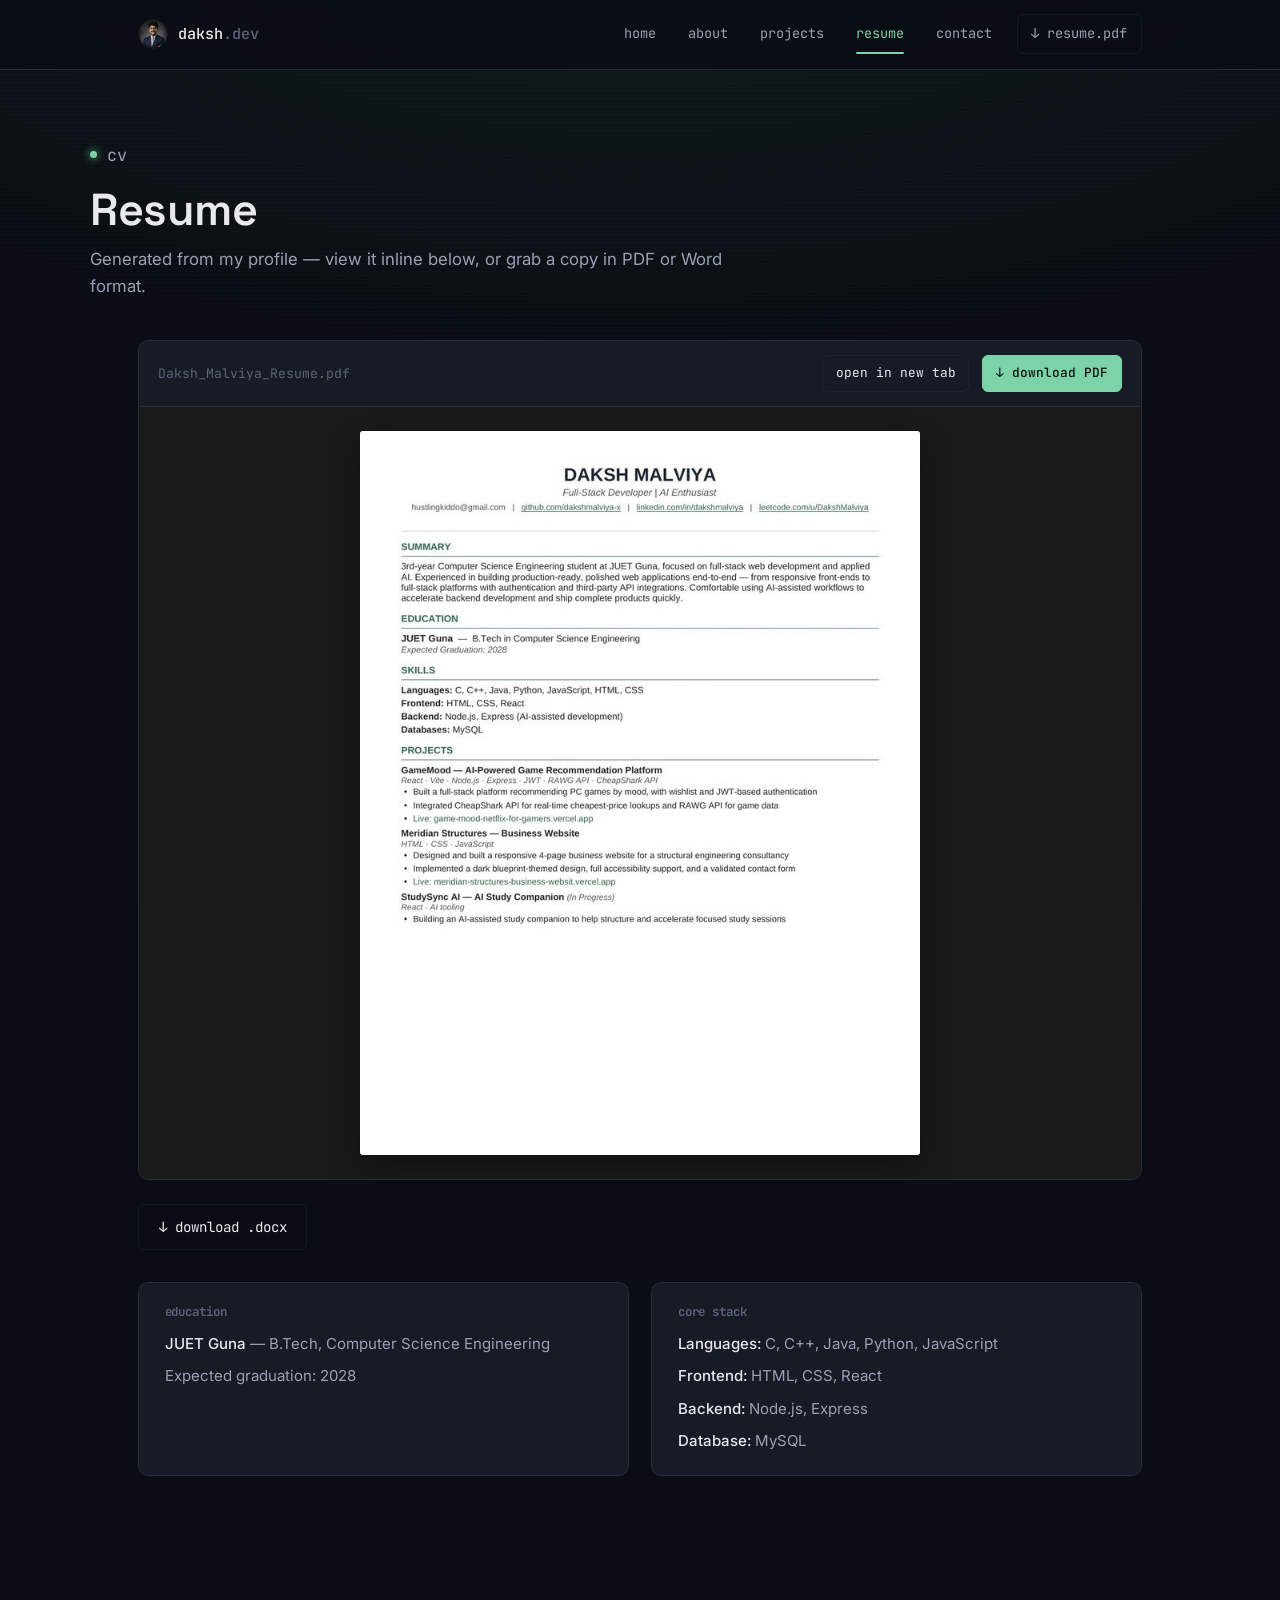
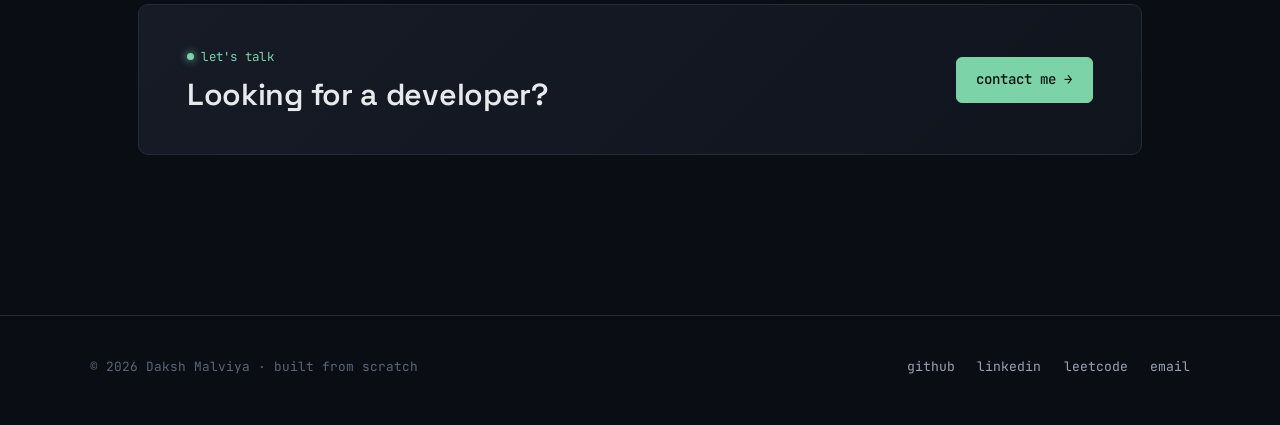
<file: resume.html>
<!DOCTYPE html>
<html lang="en">
<head>
<meta charset="UTF-8">
<meta name="viewport" content="width=device-width, initial-scale=1.0">
<title>Resume — Daksh Malviya</title>
<meta name="description" content="Resume of Daksh Malviya — Full-Stack Developer and AI Enthusiast.">
<link rel="icon" href="data:image/svg+xml,<svg xmlns=%22http://www.w3.org/2000/svg%22 viewBox=%220 0 100 100%22><text y=%22.9em%22 font-size=%2290%22>&#x1F4BB;</text></svg>">
<link rel="stylesheet" href="css/style.css">
<link rel="stylesheet" href="css/inner.css">
</head>
<body>

<nav class="nav">
  <div class="nav-inner">
    <a href="index.html" class="nav-brand">
      <img src="assets/profile-square.jpg" alt="Daksh Malviya">
      <span>daksh<span class="dim">.dev</span></span>
    </a>
    <button class="nav-toggle" aria-label="Toggle menu" aria-expanded="false">
      <svg width="18" height="18" viewBox="0 0 18 18" fill="none"><path d="M1 3H17M1 9H17M1 15H17" stroke="currentColor" stroke-width="1.6" stroke-linecap="round"/></svg>
    </button>
    <div class="nav-links">
      <a href="index.html" data-page="index.html">home</a>
      <a href="about.html" data-page="about.html">about</a>
      <a href="projects.html" data-page="projects.html">projects</a>
      <a href="resume.html" data-page="resume.html">resume</a>
      <a href="contact.html" data-page="contact.html">contact</a>
      <a href="assets/Daksh_Malviya_Resume.pdf" class="resume-link" target="_blank" rel="noopener">↓ resume.pdf</a>
    </div>
  </div>
</nav>

<main>
  <div class="wrap page-head reveal">
    <p class="eyebrow">cv</p>
    <h1>Resume</h1>
    <p>Generated from my profile — view it inline below, or grab a copy in PDF or Word format.</p>
  </div>

  <section class="section" style="padding-top:0;">
    <div class="wrap">

      <div class="resume-frame-wrap reveal">
        <div class="resume-frame-bar">
          <span>Daksh_Malviya_Resume.pdf</span>
          <div class="btn-row">
            <a href="assets/Daksh_Malviya_Resume.pdf" target="_blank" rel="noopener" class="btn btn-sm">open in new tab</a>
            <a href="assets/Daksh_Malviya_Resume.pdf" download class="btn btn-sm btn-primary">↓ download PDF</a>
          </div>
        </div>
        <a href="assets/Daksh_Malviya_Resume.pdf" target="_blank" rel="noopener" class="resume-preview-link" aria-label="Open resume PDF in new tab">
          <img src="assets/resume-preview.jpg" alt="Preview of Daksh Malviya's resume" class="resume-preview-img">
        </a>
      </div>

      <div class="btn-row reveal">
        <a href="assets/Daksh_Malviya_Resume.docx" download class="btn">↓ download .docx</a>
      </div>

      <div class="resume-summary-grid reveal">
        <div class="resume-summary-card">
          <h4 class="mono">education</h4>
          <ul>
            <li><strong>JUET Guna</strong> — B.Tech, Computer Science Engineering</li>
            <li>Expected graduation: 2028</li>
          </ul>
        </div>
        <div class="resume-summary-card">
          <h4 class="mono">core stack</h4>
          <ul>
            <li><strong>Languages:</strong> C, C++, Java, Python, JavaScript</li>
            <li><strong>Frontend:</strong> HTML, CSS, React</li>
            <li><strong>Backend:</strong> Node.js, Express</li>
            <li><strong>Database:</strong> MySQL</li>
          </ul>
        </div>
      </div>

    </div>
  </section>

  <section class="section cta-section">
    <div class="wrap">
      <div class="cta-card reveal">
        <div>
          <p class="eyebrow">let's talk</p>
          <h2>Looking for a developer?</h2>
        </div>
        <a href="contact.html" class="btn btn-primary">contact me →</a>
      </div>
    </div>
  </section>
</main>

<footer class="footer">
  <div class="footer-inner">
    <div class="footer-left">© 2026 Daksh Malviya · built from scratch</div>
    <div class="footer-links">
      <a href="https://github.com/dakshmalviya-x" target="_blank" rel="noopener">github</a>
      <a href="https://www.linkedin.com/in/dakshmalviya/" target="_blank" rel="noopener">linkedin</a>
      <a href="https://leetcode.com/u/DakshMalviya/" target="_blank" rel="noopener">leetcode</a>
      <a href="mailto:hustlingkiddo@gmail.com">email</a>
    </div>
  </div>
</footer>

<script src="js/main.js"></script>
</body>
</html>
</file>
<file: css/style.css>
/* ============================================
   DAKSH MALVIYA — PORTFOLIO
   Design: terminal/IDE-inspired editorial
   ============================================ */

@import url('https://fonts.googleapis.com/css2?family=Space+Grotesk:wght@400;500;600;700&family=Inter:wght@400;500;600&family=JetBrains+Mono:wght@400;500;600&display=swap');

:root {
  /* color tokens */
  --bg: #0a0e14;
  --surface: #10141d;
  --card: #161b26;
  --card-hover: #1b212f;
  --border: #242b3a;
  --border-bright: #36405640;
  --text: #e8e9ed;
  --text-dim: #9aa1b4;
  --text-mute: #5b6478;
  --accent: #7dd3a8;
  --accent-dim: #5ba884;
  --accent-glow: #7dd3a830;
  --warn: #e0a458;
  --link: #8ab4e8;

  /* type */
  --font-display: 'Space Grotesk', sans-serif;
  --font-body: 'Inter', sans-serif;
  --font-mono: 'JetBrains Mono', monospace;

  /* layout */
  --max-w: 1100px;
  --pad: clamp(1.25rem, 4vw, 3rem);
  --radius: 10px;
  --radius-sm: 6px;
}

* { box-sizing: border-box; margin: 0; padding: 0; }

html {
  scroll-behavior: smooth;
}

@media (prefers-reduced-motion: reduce) {
  html { scroll-behavior: auto; }
  *, *::before, *::after {
    animation-duration: 0.01ms !important;
    animation-iteration-count: 1 !important;
    transition-duration: 0.01ms !important;
  }
}

body {
  background: var(--bg);
  color: var(--text);
  font-family: var(--font-body);
  font-size: 16px;
  line-height: 1.6;
  -webkit-font-smoothing: antialiased;
  overflow-x: hidden;
}

body::before {
  content: "";
  position: fixed;
  inset: 0;
  pointer-events: none;
  z-index: 0;
  background-image:
    radial-gradient(ellipse 80% 50% at 50% -10%, #7dd3a812, transparent),
    repeating-linear-gradient(180deg, transparent, transparent 3px, #ffffff03 3px, #ffffff03 4px);
}

a {
  color: inherit;
  text-decoration: none;
}

img { max-width: 100%; display: block; }

ul { list-style: none; }

h1, h2, h3, h4 {
  font-family: var(--font-display);
  font-weight: 600;
  line-height: 1.15;
  letter-spacing: -0.01em;
}

::selection {
  background: var(--accent);
  color: var(--bg);
}

:focus-visible {
  outline: 2px solid var(--accent);
  outline-offset: 3px;
  border-radius: 3px;
}

.mono { font-family: var(--font-mono); }

.wrap {
  max-width: var(--max-w);
  margin: 0 auto;
  padding: 0 var(--pad);
  position: relative;
  z-index: 1;
}

/* ---------- eyebrow / labels ---------- */
.eyebrow {
  font-family: var(--font-mono);
  font-size: 0.78rem;
  color: var(--accent);
  display: flex;
  align-items: center;
  gap: 0.6em;
  margin-bottom: 0.9em;
  letter-spacing: 0.02em;
}
.eyebrow::before {
  content: '';
  width: 7px;
  height: 7px;
  background: var(--accent);
  border-radius: 50%;
  box-shadow: 0 0 8px var(--accent);
  flex-shrink: 0;
}

/* ---------- NAVBAR ---------- */
.nav {
  position: sticky;
  top: 0;
  z-index: 100;
  background: #0a0e14d9;
  backdrop-filter: blur(10px);
  border-bottom: 1px solid var(--border);
}
.nav-inner {
  max-width: var(--max-w);
  margin: 0 auto;
  padding: 0.9rem var(--pad);
  display: flex;
  align-items: center;
  justify-content: space-between;
}
.nav-brand {
  display: flex;
  align-items: center;
  gap: 0.65rem;
  font-family: var(--font-mono);
  font-weight: 500;
  font-size: 0.95rem;
}
.nav-brand img {
  width: 30px;
  height: 30px;
  border-radius: 50%;
  object-fit: cover;
  border: 1px solid var(--border-bright);
}
.nav-brand .dim { color: var(--text-mute); }

.nav-links {
  display: flex;
  align-items: center;
  gap: 0.3rem;
  font-family: var(--font-mono);
  font-size: 0.85rem;
}
.nav-links a {
  padding: 0.5rem 0.85rem;
  border-radius: var(--radius-sm);
  color: var(--text-dim);
  transition: color 0.15s, background 0.15s;
  position: relative;
}
.nav-links a:hover { color: var(--text); background: var(--card); }
.nav-links a.active { color: var(--accent); }
.nav-links a.active::after {
  content: '';
  position: absolute;
  bottom: -1px;
  left: 0.85rem;
  right: 0.85rem;
  height: 2px;
  background: var(--accent);
  border-radius: 2px;
}
.nav-links .resume-link {
  border: 1px solid var(--border-bright);
  margin-left: 0.4rem;
}
.nav-links .resume-link:hover {
  border-color: var(--accent-dim);
}

.nav-toggle {
  display: none;
  background: none;
  border: 1px solid var(--border-bright);
  border-radius: var(--radius-sm);
  color: var(--text);
  width: 38px;
  height: 38px;
  cursor: pointer;
  align-items: center;
  justify-content: center;
}

@media (max-width: 720px) {
  .nav-toggle { display: flex; }
  .nav-links {
    position: fixed;
    top: 58px;
    left: 0;
    right: 0;
    background: var(--surface);
    border-bottom: 1px solid var(--border);
    flex-direction: column;
    align-items: stretch;
    gap: 0;
    padding: 0.5rem var(--pad) 1rem;
    transform: translateY(-8px);
    opacity: 0;
    pointer-events: none;
    transition: opacity 0.18s, transform 0.18s;
  }
  .nav-links.open {
    transform: translateY(0);
    opacity: 1;
    pointer-events: auto;
  }
  .nav-links a { padding: 0.85rem 0.6rem; border-bottom: 1px solid var(--border); }
  .nav-links a.active::after { display: none; }
  .nav-links .resume-link { border: none; margin-left: 0; }
}

/* ---------- FOOTER ---------- */
.footer {
  border-top: 1px solid var(--border);
  margin-top: 6rem;
  padding: 2.5rem var(--pad) 3rem;
}
.footer-inner {
  max-width: var(--max-w);
  margin: 0 auto;
  display: flex;
  flex-wrap: wrap;
  align-items: center;
  justify-content: space-between;
  gap: 1.2rem;
}
.footer-left {
  font-family: var(--font-mono);
  font-size: 0.8rem;
  color: var(--text-mute);
}
.footer-links {
  display: flex;
  gap: 1.4rem;
  font-family: var(--font-mono);
  font-size: 0.82rem;
}
.footer-links a { color: var(--text-dim); transition: color 0.15s; }
.footer-links a:hover { color: var(--accent); }

/* ---------- BUTTONS ---------- */
.btn {
  display: inline-flex;
  align-items: center;
  gap: 0.5em;
  font-family: var(--font-mono);
  font-size: 0.88rem;
  padding: 0.75em 1.4em;
  border-radius: var(--radius-sm);
  border: 1px solid var(--border-bright);
  color: var(--text);
  transition: border-color 0.15s, background 0.15s, transform 0.1s;
  cursor: pointer;
  background: transparent;
}
.btn:hover { border-color: var(--accent-dim); background: var(--card); }
.btn:active { transform: translateY(1px); }
.btn-primary {
  background: var(--accent);
  color: #07120d;
  border-color: var(--accent);
  font-weight: 500;
}
.btn-primary:hover {
  background: var(--accent-dim);
  border-color: var(--accent-dim);
}
.btn-row { display: flex; gap: 0.8rem; flex-wrap: wrap; }
.btn-sm {
  padding: 0.55em 1em;
  font-size: 0.8rem;
}

/* ---------- SKILLS (shared) ---------- */
.skills-grid {
  display: grid;
  grid-template-columns: repeat(auto-fit, minmax(220px, 1fr));
  gap: 1.8rem;
}
.skill-group h4 {
  font-size: 0.78rem;
  color: var(--text-mute);
  margin-bottom: 0.9rem;
  text-transform: lowercase;
  letter-spacing: 0.04em;
}
.skill-pills {
  display: flex;
  flex-wrap: wrap;
  gap: 0.5rem;
}
.skill-pills span {
  font-family: var(--font-mono);
  font-size: 0.8rem;
  background: var(--card);
  border: 1px solid var(--border);
  padding: 0.45em 0.85em;
  border-radius: var(--radius-sm);
  color: var(--text);
  transition: border-color 0.15s, color 0.15s;
}
.skill-pills span:hover {
  border-color: var(--accent-dim);
  color: var(--accent);
}

/* ---------- CTA (shared) ---------- */
.cta-section { padding-bottom: 5rem; }
.cta-card {
  background: linear-gradient(135deg, var(--card) 0%, var(--surface) 100%);
  border: 1px solid var(--border);
  border-radius: var(--radius);
  padding: 2.6rem clamp(1.5rem, 5vw, 3rem);
  display: flex;
  align-items: center;
  justify-content: space-between;
  flex-wrap: wrap;
  gap: 1.5rem;
}
.cta-card h2 { font-size: clamp(1.4rem, 3.5vw, 1.9rem); }

@media (max-width: 560px) {
  .cta-card { flex-direction: column; align-items: flex-start; }
}

/* ---------- PAGE HEADER (used on inner pages) ---------- */
.page-head {
  padding: 4.5rem 0 2.5rem;
}
.page-head h1 {
  font-size: clamp(2rem, 5vw, 2.8rem);
  margin-bottom: 0.7rem;
}
.page-head p {
  color: var(--text-dim);
  max-width: 60ch;
  font-size: 1.05rem;
}

/* ---------- SECTION ---------- */
.section { padding: 4rem 0; }
.section-head { margin-bottom: 2.2rem; }
.section-head h2 {
  font-size: clamp(1.5rem, 3.5vw, 2rem);
}

/* ---------- CARD ---------- */
.card {
  background: var(--card);
  border: 1px solid var(--border);
  border-radius: var(--radius);
  transition: border-color 0.2s, transform 0.2s, background 0.2s;
}

/* ---------- SCROLL REVEAL ---------- */
/* visible by default; JS adds .js-reveal to opt elements into the animated version */
.reveal { opacity: 1; transform: none; }
.js-reveal .reveal {
  opacity: 0;
  transform: translateY(14px);
  transition: opacity 0.6s ease, transform 0.6s ease;
}
.js-reveal .reveal.in {
  opacity: 1;
  transform: translateY(0);
}

/* ---------- responsive helpers ---------- */
@media (max-width: 560px) {
  .footer-inner { flex-direction: column; align-items: flex-start; }
}
</file>
<file: css/home.css>
/* ============================================
   HOME PAGE — hero, boot sequence, projects, skills
   ============================================ */

/* ---------- HERO ---------- */
.hero {
  padding: clamp(2.5rem, 8vw, 5rem) 0 2rem;
  min-height: 60vh;
  display: flex;
  align-items: center;
}

.boot {
  font-family: var(--font-mono);
  font-size: clamp(0.85rem, 2.2vw, 1rem);
  color: var(--text-dim);
  min-height: 110px;
  transition: opacity 0.5s ease;
}
.boot.fade-out { opacity: 0; }
.boot-line {
  margin-bottom: 0.55em;
  white-space: pre-wrap;
  word-break: break-word;
}
.boot-line .prompt { color: var(--accent); margin-right: 0.5em; }
.boot-line .out-text {
  display: block;
  margin: 0.15em 0 0 0;
  color: var(--text-mute);
  opacity: 0;
  transition: opacity 0.3s ease;
  padding-left: 0;
}
.boot-line[data-line="0"] .out-text::before,
.boot-line[data-line="1"] .out-text::before,
.boot-line[data-line="2"] .out-text::before { content: '→ '; color: var(--text-mute); }
.caret {
  display: inline-block;
  width: 0.55em;
  height: 1.1em;
  background: var(--accent);
  vertical-align: text-bottom;
  margin-left: 2px;
  animation: blink 0.9s steps(1) infinite;
}
@keyframes blink { 50% { opacity: 0; } }

.hero-content { padding-top: 0.5rem; }
.hero-content h1 {
  font-size: clamp(2.6rem, 8vw, 4.6rem);
  margin-bottom: 0.3rem;
}
.hero-tagline {
  font-family: var(--font-mono);
  color: var(--text-dim);
  font-size: clamp(1rem, 2.4vw, 1.2rem);
  margin-bottom: 1.3rem;
}
.hero-sep { color: var(--accent); }
.hero-bio {
  max-width: 56ch;
  color: var(--text-dim);
  font-size: 1.05rem;
  margin-bottom: 2rem;
}
.hero-links {
  display: flex;
  gap: 1.1rem;
  margin-top: 2.2rem;
}
.hero-links a {
  color: var(--text-mute);
  transition: color 0.15s, transform 0.15s;
}
.hero-links a:hover { color: var(--accent); transform: translateY(-2px); }

/* ---------- PROJECT GRID ---------- */
.project-grid {
  display: grid;
  grid-template-columns: repeat(auto-fit, minmax(280px, 1fr));
  gap: 1.25rem;
}
.project-card {
  background: var(--card);
  border: 1px solid var(--border);
  border-radius: var(--radius);
  padding: 1.6rem;
  display: flex;
  flex-direction: column;
  transition: border-color 0.2s, transform 0.2s, background 0.2s;
}
.project-card:hover {
  border-color: var(--border-bright);
  background: var(--card-hover);
  transform: translateY(-3px);
}
.project-card-top { margin-bottom: 0.9rem; }
.proj-tag {
  font-size: 0.72rem;
  color: var(--text-mute);
  border: 1px solid var(--border-bright);
  padding: 0.3em 0.7em;
  border-radius: 100px;
  display: inline-block;
}
.proj-tag.progress {
  color: var(--warn);
  border-color: #e0a45850;
}
.project-card h3 {
  font-size: 1.25rem;
  margin-bottom: 0.6rem;
}
.project-card p {
  color: var(--text-dim);
  font-size: 0.94rem;
  margin-bottom: 1rem;
  flex-grow: 1;
}
.proj-stack {
  font-size: 0.76rem;
  color: var(--accent-dim);
  margin-bottom: 1.2rem;
}
.proj-links { display: flex; gap: 0.6rem; flex-wrap: wrap; }
.btn-sm {
  padding: 0.55em 1em;
  font-size: 0.8rem;
}
.in-progress-card { opacity: 0.88; }

.view-all-row {
  margin-top: 2.2rem;
  display: flex;
  justify-content: center;
}

.skills-section { padding-top: 1rem; }
</file>
<file: css/inner.css>
/* ============================================
   INNER PAGES — about, projects, resume, contact
   ============================================ */

/* ---------- ABOUT ---------- */
.upcoming-project{
    border:1px solid rgba(125,211,168,.25);
    background:rgba(125,211,168,.05);
}

.upcoming{
    background:#7dd3a8;
    color:#0a0e14;
    padding:4px 10px;
    border-radius:999px;
    font-size:.75rem;
    font-weight:600;
}

.project-details{
    margin:20px 0;
}

.project-details h4{
    margin-bottom:12px;
    color:#e6e6e6;
}

.project-details ul{
    padding-left:18px;
}

.project-details li{
    margin-bottom:8px;
    color:#b7bcc8;
}

.section-heading{
    margin-bottom:40px;
}

.section-heading h2{
    margin:10px 0;
}
.about-hero {
  padding: clamp(2.5rem, 6vw, 4.5rem) 0 1rem;
}
.about-hero-grid {
  display: grid;
  grid-template-columns: 280px 1fr;
  gap: clamp(2rem, 5vw, 4rem);
  align-items: center;
}
.about-photo-wrap { position: relative; }
.about-photo-frame {
  border: 1px solid var(--border-bright);
  border-radius: var(--radius);
  overflow: hidden;
  background: var(--card);
}
.about-photo { width: 100%; aspect-ratio: 3/4; object-fit: cover; }
.about-photo-tag {
  margin-top: 0.7rem;
  font-size: 0.75rem;
  color: var(--text-mute);
}
.about-photo-tag .dim { color: var(--text-mute); opacity: 0.6; }

.about-intro h1 {
  font-size: clamp(1.9rem, 4.5vw, 2.6rem);
  margin-bottom: 1.1rem;
}
.about-bio {
  color: var(--text-dim);
  font-size: 1.05rem;
  max-width: 58ch;
  margin-bottom: 1.8rem;
}

@media (max-width: 720px) {
  .about-hero-grid { grid-template-columns: 1fr; }
  .about-photo-frame { max-width: 280px; }
}

/* ---------- TIMELINE / EDUCATION CARD ---------- */
.timeline-card {
  background: var(--card);
  border: 1px solid var(--border);
  border-left: 2px solid var(--accent);
  border-radius: var(--radius);
  padding: 1.6rem 1.8rem;
  max-width: 560px;
}
.timeline-card-head {
  display: flex;
  align-items: baseline;
  justify-content: space-between;
  gap: 1rem;
  flex-wrap: wrap;
  margin-bottom: 0.4rem;
}
.timeline-card-head h3 { font-size: 1.25rem; }
.timeline-year { font-size: 0.82rem; color: var(--accent); }
.timeline-detail { color: var(--text-dim); }

/* ---------- PROJECTS PAGE ---------- */
.projects-list {
  display: flex;
  flex-direction: column;
  gap: 1.4rem;
}
.project-row {
  background: var(--card);
  border: 1px solid var(--border);
  border-radius: var(--radius);
  padding: clamp(1.4rem, 3vw, 2rem);
  display: grid;
  grid-template-columns: 1fr auto;
  gap: 1.5rem;
  align-items: start;
  transition: border-color 0.2s, background 0.2s;
}
.project-row:hover {
  border-color: var(--border-bright);
  background: var(--card-hover);
}
.project-row-head {
  display: flex;
  align-items: center;
  gap: 0.8rem;
  margin-bottom: 0.7rem;
  flex-wrap: wrap;
}
.project-row h3 { font-size: 1.4rem; }
.project-row p {
  color: var(--text-dim);
  max-width: 62ch;
  margin-bottom: 1rem;
}
.project-row .proj-stack { margin-bottom: 0; }
.project-row-links {
  display: flex;
  flex-direction: column;
  gap: 0.6rem;
  min-width: 140px;
}
.project-row-links .btn { justify-content: center; }

@media (max-width: 640px) {
  .project-row { grid-template-columns: 1fr; }
  .project-row-links { flex-direction: row; min-width: 0; }
  .project-row-links .btn { flex: 1; }
}

/* ---------- RESUME PAGE ---------- */
.resume-frame-wrap {
  border: 1px solid var(--border);
  border-radius: var(--radius);
  overflow: hidden;
  background: var(--card);
  margin-bottom: 1.5rem;
}
.resume-frame-bar {
  display: flex;
  align-items: center;
  justify-content: space-between;
  gap: 1rem;
  padding: 0.9rem 1.2rem;
  border-bottom: 1px solid var(--border);
  font-family: var(--font-mono);
  font-size: 0.82rem;
  color: var(--text-mute);
  flex-wrap: wrap;
}
.resume-preview-link {
  display: block;
  background: #1a1a1a;
  text-align: center;
  padding: 1.5rem;
}
.resume-preview-img {
  width: 100%;
  max-width: 560px;
  margin: 0 auto;
  border-radius: 3px;
  box-shadow: 0 12px 32px #00000060;
  transition: transform 0.2s;
}
.resume-preview-link:hover .resume-preview-img { transform: scale(1.012); }
.resume-fallback {
  padding: 3rem 1.5rem;
  text-align: center;
  color: var(--text-dim);
}

.resume-summary-grid {
  display: grid;
  grid-template-columns: 1fr 1fr;
  gap: 1.4rem;
  margin-top: 2rem;
}
@media (max-width: 640px) {
  .resume-summary-grid { grid-template-columns: 1fr; }
}
.resume-summary-card {
  background: var(--card);
  border: 1px solid var(--border);
  border-radius: var(--radius);
  padding: 1.4rem 1.6rem;
}
.resume-summary-card h4 {
  font-size: 0.78rem;
  color: var(--text-mute);
  margin-bottom: 0.8rem;
  font-family: var(--font-mono);
}
.resume-summary-card ul { display: flex; flex-direction: column; gap: 0.5rem; }
.resume-summary-card li { color: var(--text-dim); font-size: 0.94rem; }
.resume-summary-card li strong { color: var(--text); font-weight: 500; }

/* ---------- CONTACT PAGE ---------- */
.contact-grid {
  display: grid;
  grid-template-columns: 1fr 1.2fr;
  gap: clamp(2rem, 5vw, 4rem);
  align-items: start;
}
@media (max-width: 760px) {
  .contact-grid { grid-template-columns: 1fr; }
}

.contact-info-list {
  display: flex;
  flex-direction: column;
  gap: 1.1rem;
}
.contact-info-item {
  display: flex;
  align-items: center;
  gap: 0.9rem;
  padding: 1rem 1.2rem;
  background: var(--card);
  border: 1px solid var(--border);
  border-radius: var(--radius);
  transition: border-color 0.15s, background 0.15s;
}
.contact-info-item:hover { border-color: var(--accent-dim); background: var(--card-hover); }
.contact-info-icon {
  width: 38px;
  height: 38px;
  flex-shrink: 0;
  display: flex;
  align-items: center;
  justify-content: center;
  background: var(--surface);
  border: 1px solid var(--border-bright);
  border-radius: var(--radius-sm);
  color: var(--accent);
}
.contact-info-text .label {
  font-family: var(--font-mono);
  font-size: 0.72rem;
  color: var(--text-mute);
  display: block;
  margin-bottom: 0.15rem;
}
.contact-info-text .value { font-size: 0.95rem; color: var(--text); word-break: break-word; }

.contact-form {
  background: var(--card);
  border: 1px solid var(--border);
  border-radius: var(--radius);
  padding: clamp(1.5rem, 4vw, 2.2rem);
}
.form-group { margin-bottom: 1.3rem; }
.form-group label {
  display: block;
  font-family: var(--font-mono);
  font-size: 0.8rem;
  color: var(--text-dim);
  margin-bottom: 0.5rem;
}
.form-group input,
.form-group textarea {
  width: 100%;
  background: var(--surface);
  border: 1px solid var(--border-bright);
  border-radius: var(--radius-sm);
  padding: 0.8em 1em;
  color: var(--text);
  font-family: var(--font-body);
  font-size: 0.95rem;
  transition: border-color 0.15s;
}
.form-group input:focus,
.form-group textarea:focus {
  outline: none;
  border-color: var(--accent);
}
.form-group textarea { resize: vertical; min-height: 130px; }
#form-status {
  margin-top: 0.9rem;
  font-family: var(--font-mono);
  font-size: 0.85rem;
  color: var(--accent);
  min-height: 1.2em;
}
</file>
